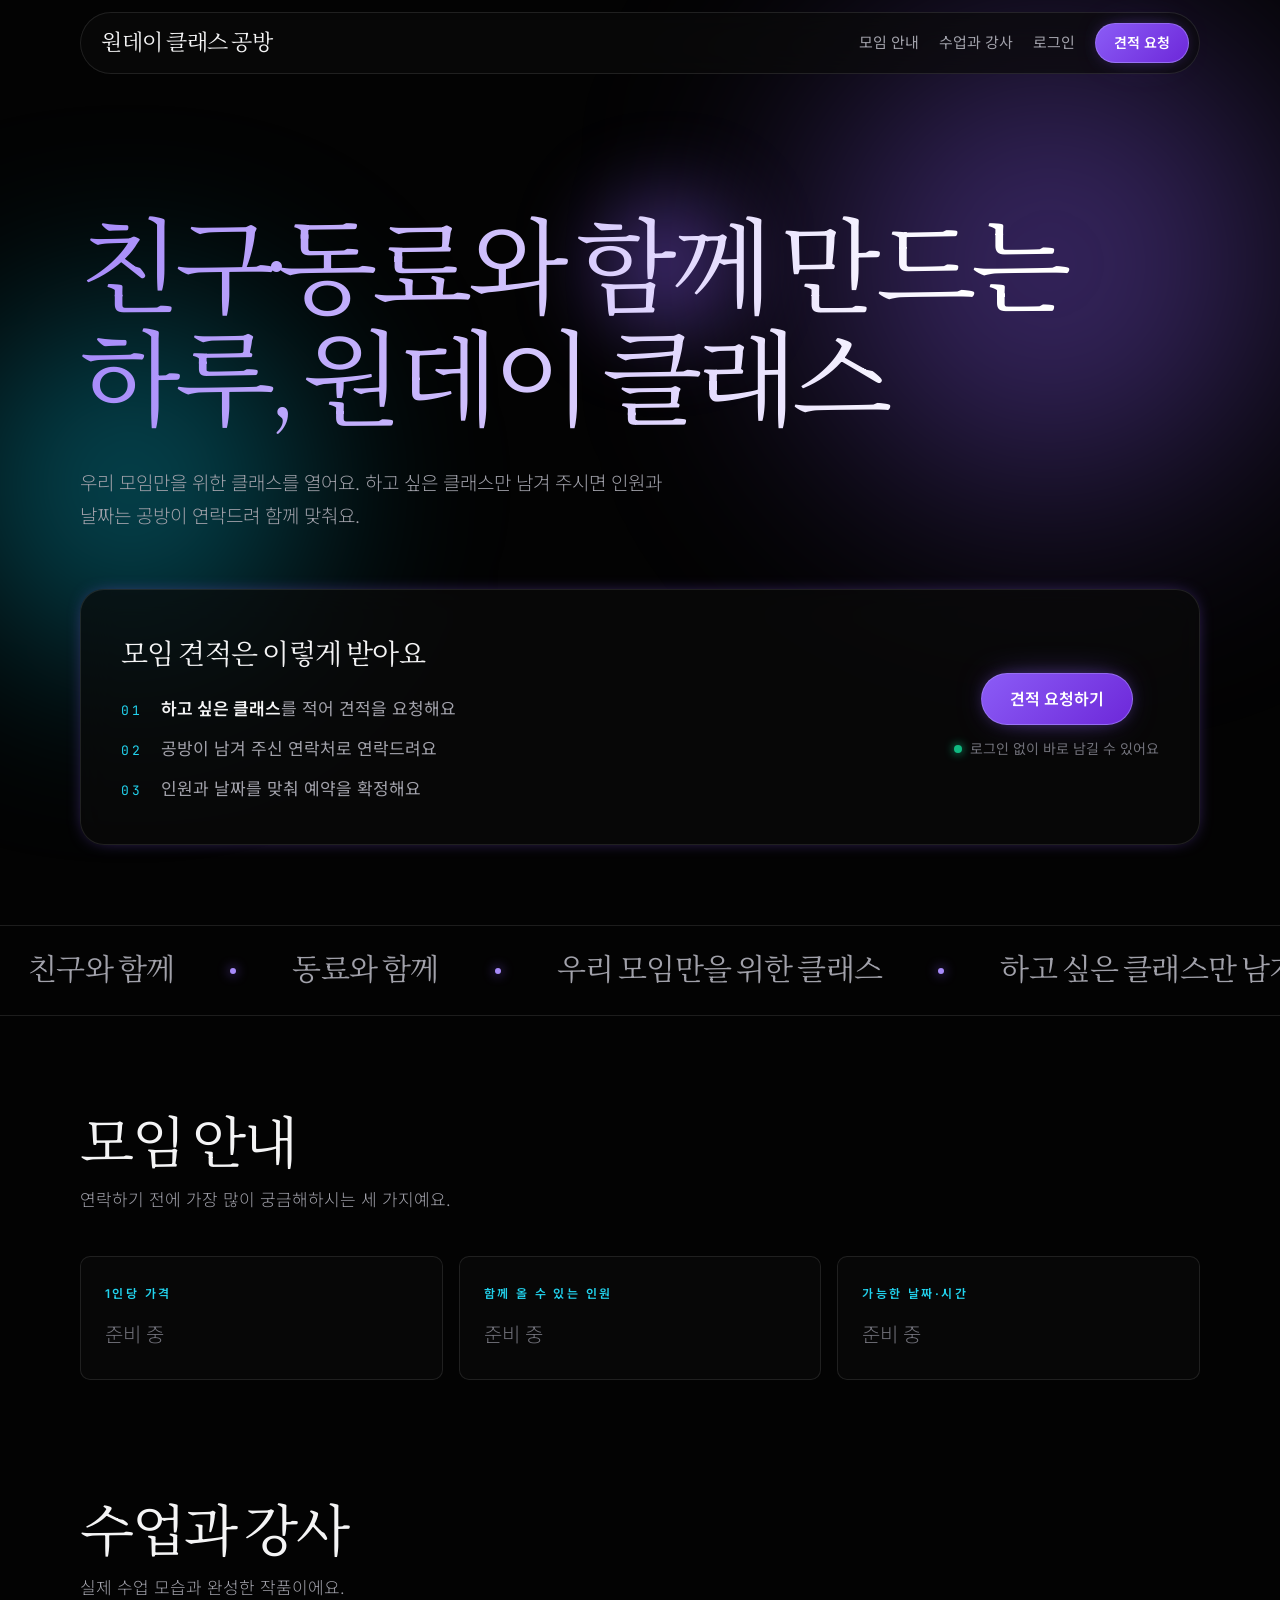
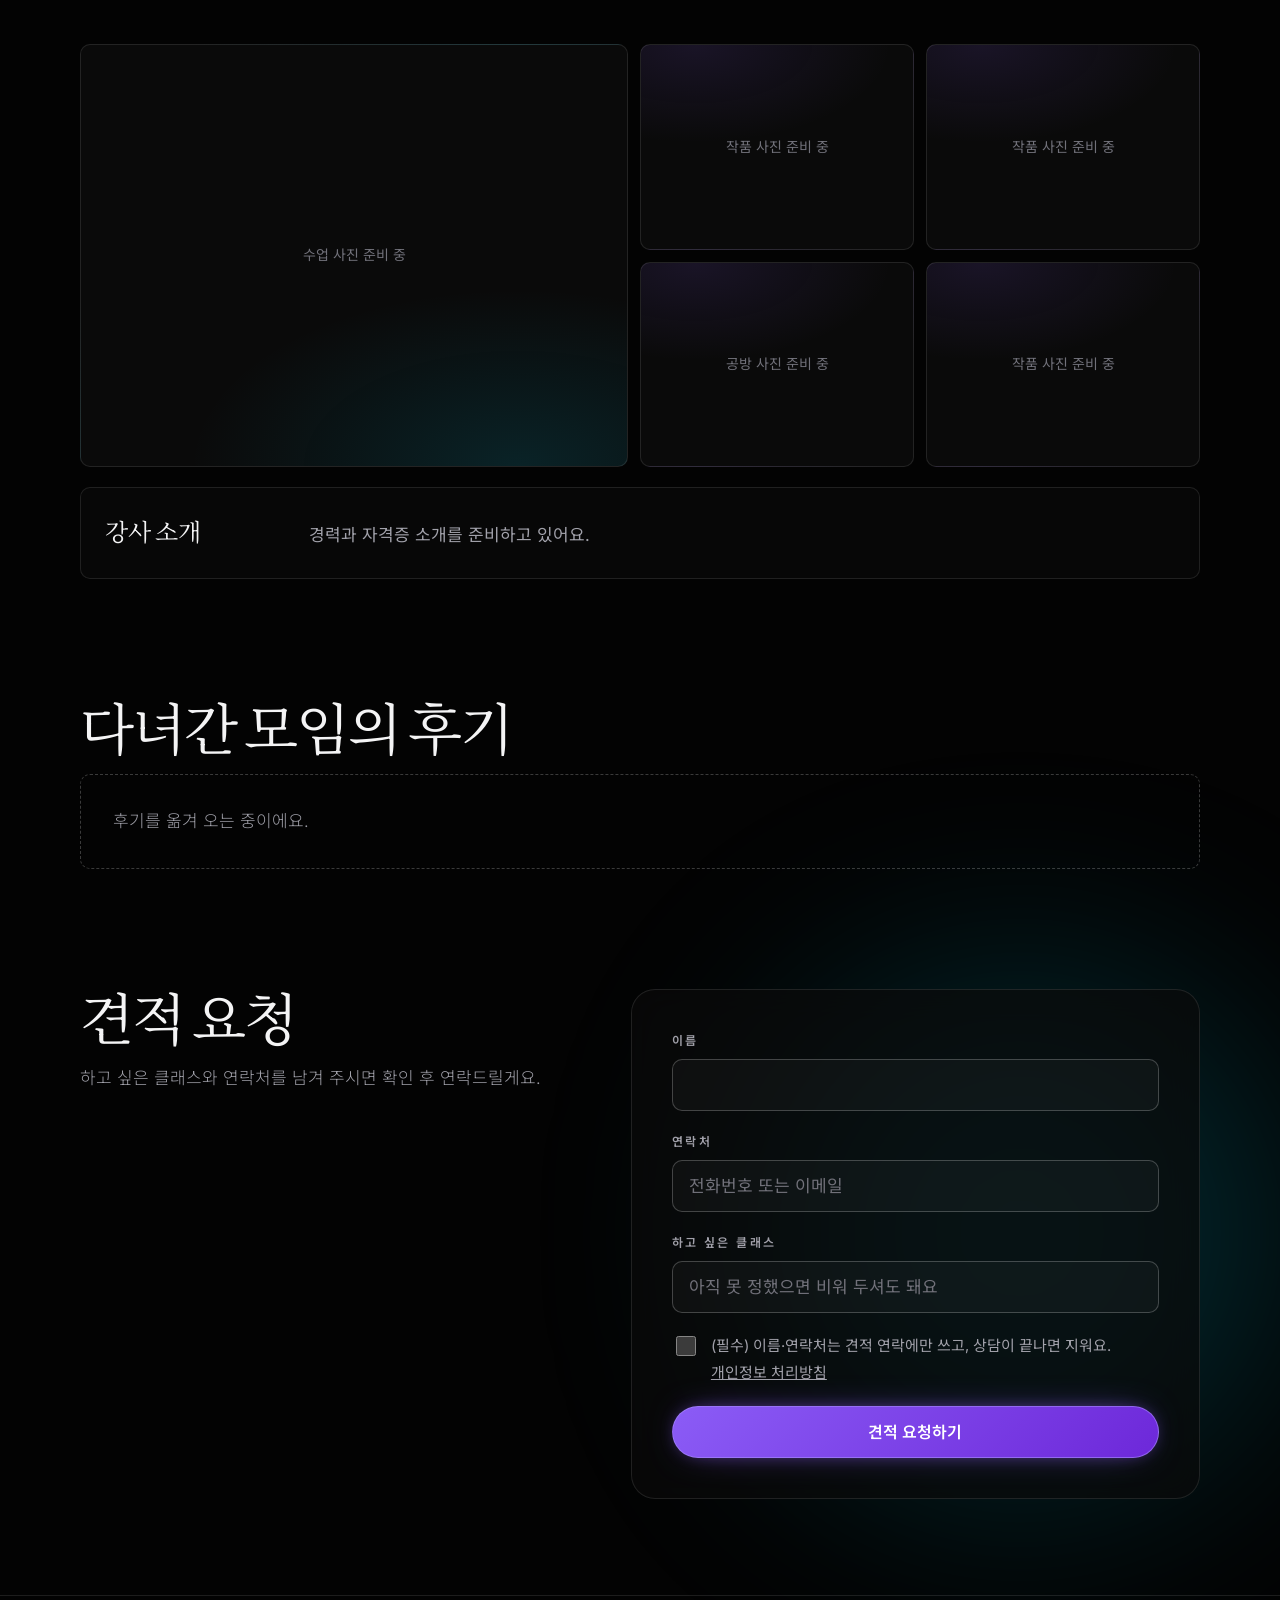
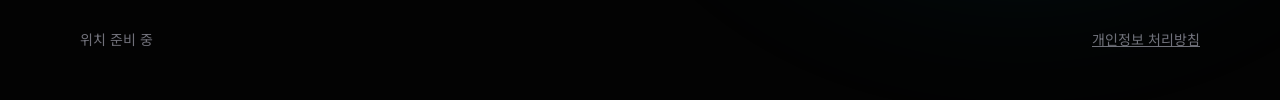
<file: index.html>
<!doctype html>
<html lang="ko">
<head>
  <meta charset="utf-8">
  <meta name="viewport" content="width=device-width, initial-scale=1">
  <title>원데이 클래스 공방 | 모임 견적 요청</title>
  <meta name="description" content="친구·동료 모임을 위한 원데이 클래스 공방. 하고 싶은 클래스를 남기면 공방이 연락드려요.">
  <link rel="preconnect" href="https://fonts.googleapis.com">
  <link rel="preconnect" href="https://fonts.gstatic.com" crossorigin>
  <link href="https://fonts.googleapis.com/css2?family=Instrument+Serif&family=Inter:wght@300;400;600&family=Noto+Sans+KR:wght@300;400;600&family=Noto+Serif+KR:wght@400;500&family=JetBrains+Mono:wght@400&display=swap" rel="stylesheet">
  <link rel="stylesheet" href="/style.css">
</head>
<body>
  <header class="wrap top glass">
    <!-- 공방 이름이 정해지면 여기를 바꿔 주세요 -->
    <a class="brand" href="/">원데이 클래스 공방</a>
    <nav>
      <a class="hide-s" href="#guide">모임 안내</a>
      <a class="hide-s" href="#work">수업과 강사</a>
      <a href="/login.html">로그인</a>
      <a class="btn btn-small" href="#quote">견적 요청</a>
    </nav>
  </header>

  <main>
    <section class="wrap hero">
      <div class="orb orb-violet" aria-hidden="true"></div>
      <div class="orb orb-cyan" aria-hidden="true"></div>
      <div class="orb orb-small" aria-hidden="true"></div>
      <h1 class="rise">친구·동료와 함께 만드는 하루, 원데이 클래스</h1>
      <p class="lead rise">우리 모임만을 위한 클래스를 열어요. 하고 싶은 클래스만 남겨 주시면 인원과 날짜는 공방이 연락드려 함께 맞춰요.</p>

      <div class="bench glass rise">
        <div class="memo">
          <h2>모임 견적은 이렇게 받아요</h2>
          <ol>
            <li><span><strong>하고 싶은 클래스</strong>를 적어 견적을 요청해요</span></li>
            <li><span>공방이 남겨 주신 연락처로 연락드려요</span></li>
            <li><span>인원과 날짜를 맞춰 예약을 확정해요</span></li>
          </ol>
        </div>
        <div class="bench-cta">
          <a class="btn" href="#quote">견적 요청하기</a>
          <small><span class="dot" aria-hidden="true"></span>로그인 없이 바로 남길 수 있어요</small>
        </div>
      </div>
    </section>

    <div class="ticker" aria-hidden="true">
      <div class="ticker-track">
        <span>친구와 함께</span><span>동료와 함께</span><span>우리 모임만을 위한 클래스</span><span>하고 싶은 클래스만 남겨 주세요</span>
        <span>친구와 함께</span><span>동료와 함께</span><span>우리 모임만을 위한 클래스</span><span>하고 싶은 클래스만 남겨 주세요</span>
      </div>
    </div>

    <section class="block" id="guide">
      <div class="wrap">
        <h2>모임 안내</h2>
        <p class="sub">연락하기 전에 가장 많이 궁금해하시는 세 가지예요.</p>
        <!-- 정확한 값이 정해지면 '준비 중'을 바꿔 주세요 (설계도 8번) -->
        <dl class="facts">
          <div class="glass"><dt>1인당 가격</dt><dd class="todo">준비 중</dd></div>
          <div class="glass"><dt>함께 올 수 있는 인원</dt><dd class="todo">준비 중</dd></div>
          <div class="glass"><dt>가능한 날짜·시간</dt><dd class="todo">준비 중</dd></div>
        </dl>
      </div>
    </section>

    <section class="block" id="work">
      <div class="wrap">
        <h2>수업과 강사</h2>
        <p class="sub">실제 수업 모습과 완성한 작품이에요.</p>
        <!-- 실제 사진을 넣는 자리 -->
        <div class="photos">
          <div class="photo">수업 사진 준비 중</div>
          <div class="photo">작품 사진 준비 중</div>
          <div class="photo">작품 사진 준비 중</div>
          <div class="photo">공방 사진 준비 중</div>
          <div class="photo">작품 사진 준비 중</div>
        </div>
        <div class="teacher glass">
          <h3>강사 소개</h3>
          <!-- 강사 경력·자격증을 실제 내용 그대로 넣는 자리 -->
          <p>경력과 자격증 소개를 준비하고 있어요.</p>
        </div>
      </div>
    </section>

    <section class="block" id="reviews">
      <div class="wrap">
        <h2>다녀간 모임의 후기</h2>
        <!-- 실제 후기 원문을 넣는 자리 -->
        <div class="reviews-empty">후기를 옮겨 오는 중이에요.</div>
      </div>
    </section>

    <section class="block" id="quote">
      <div class="wrap quote">
        <div>
          <h2>견적 요청</h2>
          <p class="sub">하고 싶은 클래스와 연락처를 남겨 주시면 확인 후 연락드릴게요.</p>
        </div>
        <form class="form glass" id="quoteForm" novalidate>
          <div class="field">
            <label for="name">이름</label>
            <input id="name" name="name" autocomplete="name" maxlength="50" required>
          </div>
          <div class="field">
            <label for="contact">연락처</label>
            <input id="contact" name="contact" autocomplete="tel" maxlength="100" placeholder="전화번호 또는 이메일" required>
          </div>
          <div class="field">
            <label for="classWanted">하고 싶은 클래스</label>
            <input id="classWanted" name="classWanted" maxlength="200" placeholder="아직 못 정했으면 비워 두셔도 돼요">
          </div>
          <div class="trap" aria-hidden="true">
            <label for="website">웹사이트</label>
            <input id="website" name="website" tabindex="-1" autocomplete="off">
          </div>
          <label class="agree">
            <input type="checkbox" id="consent" required>
            <span>(필수) 이름·연락처는 견적 연락에만 쓰고, 상담이 끝나면 지워요. <a href="/privacy.html">개인정보 처리방침</a></span>
          </label>
          <button class="btn" type="submit" id="submitBtn">견적 요청하기</button>
          <p class="msg" id="formMsg" role="status" aria-live="polite"></p>
        </form>
      </div>
    </section>
  </main>

  <footer class="foot">
    <div class="wrap">
      <!-- 위치·연락 방법이 정해지면 넣어 주세요 (설계도 8번) -->
      <span>위치 준비 중</span>
      <a href="/privacy.html">개인정보 처리방침</a>
    </div>
  </footer>

  <script>
    const form = document.getElementById('quoteForm');
    const msg = document.getElementById('formMsg');
    const btn = document.getElementById('submitBtn');
    form.addEventListener('submit', async (e) => {
      e.preventDefault();
      msg.className = 'msg'; msg.textContent = '';
      const name = form.name.value.trim();
      const contact = form.contact.value.trim();
      const consent = document.getElementById('consent').checked;
      if (!name || !contact) { msg.className = 'msg err'; msg.textContent = '이름과 연락처를 적어 주세요.'; (name ? form.contact : form.name).focus(); return; }
      if (!consent) { msg.className = 'msg err'; msg.textContent = '개인정보 수집·이용에 동의해 주세요.'; return; }
      btn.disabled = true; btn.textContent = '보내는 중…';
      try {
        const r = await fetch('/api/inquiry', {
          method: 'POST',
          headers: { 'Content-Type': 'application/json' },
          body: JSON.stringify({ name, contact, classWanted: form.classWanted.value.trim(), consent, website: form.website.value }),
        });
        const data = await r.json().catch(() => ({}));
        if (!r.ok) throw new Error(data.error || '보내지 못했어요. 잠시 뒤 다시 시도해 주세요.');
        form.reset();
        msg.className = 'msg ok'; msg.textContent = '견적 요청이 접수됐어요. 확인 후 연락드릴게요.';
      } catch (err) {
        msg.className = 'msg err'; msg.textContent = err.message;
      } finally {
        btn.disabled = false; btn.textContent = '견적 요청하기';
      }
    });
  </script>
</body>
</html>
</file>
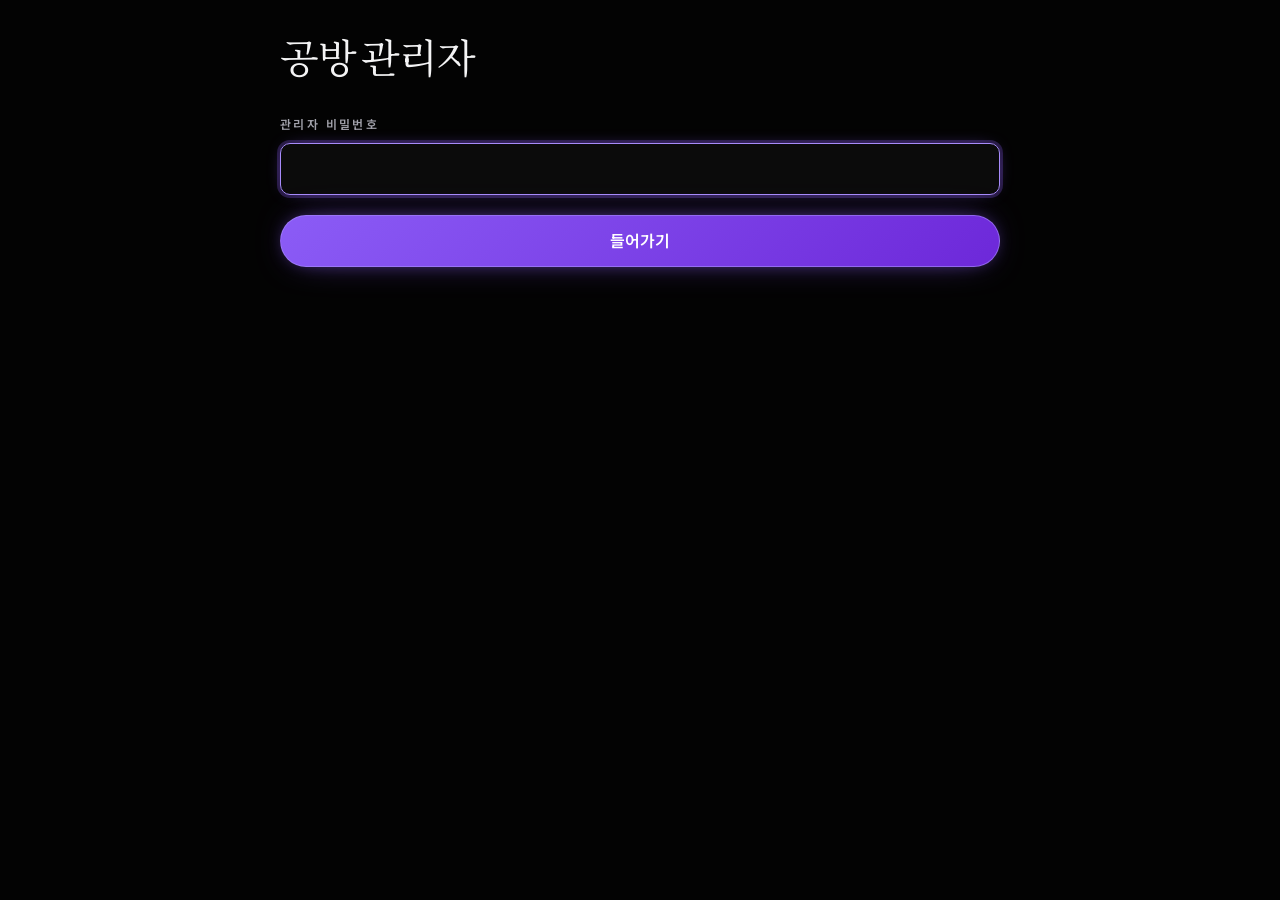
<file: admin/index.html>
<!doctype html>
<html lang="ko">
<head>
  <meta charset="utf-8">
  <meta name="viewport" content="width=device-width, initial-scale=1">
  <meta name="robots" content="noindex, nofollow">
  <title>공방 관리자</title>
  <link href="https://fonts.googleapis.com/css2?family=Instrument+Serif&family=Inter:wght@300;400;600&family=Noto+Sans+KR:wght@300;400;600&family=Noto+Serif+KR:wght@400;500&display=swap" rel="stylesheet">
  <link rel="stylesheet" href="/style.css">
  <style>
    .admin { width: min(720px, 100% - 32px); margin: 24px auto 80px; }
    .admin h1 { font-family: var(--serif); font-weight: 400; font-size: 40px; letter-spacing: -0.03em; margin: 0 0 20px; }
    .tabs { display: flex; gap: 8px; margin-bottom: 20px; }
    .tabs button { flex: 1; min-height: 48px; border: 1.5px solid var(--edge-strong); border-radius: var(--radius-s); background: transparent; color: var(--text); font: 600 16px var(--sans); cursor: pointer; }
    .tabs button[aria-selected="true"] { background: var(--text); color: var(--black); border-color: var(--text); }
    .count { background: var(--glass); border: 1px solid var(--edge); border-radius: var(--radius-s); padding: 18px 20px; margin-bottom: 16px; }
    .count strong { font-size: 40px; line-height: 1.1; display: block; }
    .count span { color: var(--text-soft); }
    .cards { display: grid; gap: 12px; }
    .card { border: 1.5px solid var(--edge-strong); border-radius: var(--radius-s); padding: 16px; }
    .card.new { border-color: var(--violet); }
    .card .meta { font-size: 14px; color: var(--text-soft); }
    .card .who { font-size: 18px; font-weight: 700; margin: 4px 0; }
    .card .contact { background: none; border: 0; padding: 0; font: 500 17px var(--sans); color: var(--violet); text-decoration: underline; cursor: pointer; }
    .card .what { margin: 8px 0 12px; }
    .status { display: flex; gap: 6px; }
    .status button { flex: 1; min-height: 44px; border: 1.5px solid var(--edge-strong); border-radius: var(--radius-s); background: transparent; color: var(--text); font: 600 15px var(--sans); cursor: pointer; }
    .status button[aria-pressed="true"] { background: var(--violet); color: #fff; border-color: var(--violet); }
    .bar { display: flex; justify-content: space-between; align-items: center; margin-bottom: 12px; }
    .empty { color: var(--text-soft); padding: 24px 0; }
  </style>
</head>
<body>
  <main class="admin">
    <h1>공방 관리자</h1>

    <form id="loginForm" class="form">
      <div class="field">
        <label for="pw">관리자 비밀번호</label>
        <input id="pw" type="password" autocomplete="current-password" required>
      </div>
      <button class="btn" type="submit">들어가기</button>
      <p class="msg err" id="loginMsg" role="alert"></p>
    </form>

    <section id="panel" hidden>
      <div class="bar">
        <div class="tabs" role="tablist" style="flex:1;margin:0">
          <button type="button" role="tab" id="tabInq" aria-selected="true">견적 요청</button>
          <button type="button" role="tab" id="tabMem" aria-selected="false">회원</button>
        </div>
      </div>
      <p class="msg err" id="panelMsg" role="alert"></p>

      <div id="viewInq">
        <div class="count"><strong id="newCount">0</strong><span>건의 새 견적 요청</span></div>
        <div class="cards" id="inqList"></div>
      </div>

      <div id="viewMem" hidden>
        <div class="count"><strong id="memCount">0</strong><span>명의 회원</span></div>
        <div class="cards" id="memList"></div>
      </div>

      <p style="margin-top:28px"><button class="btn btn-ghost btn-small" id="logout" type="button">나가기</button></p>
    </section>
  </main>

  <script>
    const $ = (id) => document.getElementById(id);
    const STATUSES = ['새 문의', '연락함', '완료'];
    const KEY = 'gongbang-admin-pw';
    const getPw = () => { try { return sessionStorage.getItem(KEY) || ''; } catch { return ''; } };
    const setPw = (v) => { try { v ? sessionStorage.setItem(KEY, v) : sessionStorage.removeItem(KEY); } catch {} };
    const fmt = (s) => s ? new Date(s).toLocaleString('ko-KR', { dateStyle: 'medium', timeStyle: 'short' }) : '-';
    const esc = (s) => String(s ?? '').replace(/[&<>"']/g, (c) => ({ '&': '&amp;', '<': '&lt;', '>': '&gt;', '"': '&quot;', "'": '&#39;' }[c]));

    async function api(path, opts = {}) {
      const r = await fetch(path, { ...opts, headers: { 'x-admin-password': getPw(), 'Content-Type': 'application/json', ...(opts.headers || {}) } });
      const data = await r.json().catch(() => ({}));
      if (r.status === 401) { const e = new Error(data.error || '비밀번호가 맞지 않아요.'); e.auth = true; throw e; }
      if (!r.ok) throw new Error(data.error || '불러오지 못했어요.');
      return data;
    }

    function showLogin(message) {
      setPw('');
      $('panel').hidden = true; $('loginForm').hidden = false;
      $('loginMsg').textContent = message || '';
      $('pw').value = ''; $('pw').focus();
    }

    async function loadInquiries() {
      const { rows } = await api('/api/admin');
      $('newCount').textContent = rows.filter((r) => r.status === '새 문의').length;
      $('inqList').innerHTML = rows.length ? rows.map((r) => `
        <article class="card${r.status === '새 문의' ? ' new' : ''}">
          <div class="meta">${fmt(r.created_at)}</div>
          <div class="who">${esc(r.name)}</div>
          <button class="contact" type="button" data-copy="${esc(r.contact)}">${esc(r.contact)}</button>
          <p class="what">하고 싶은 클래스: ${esc(r.class_wanted) || '적지 않음'}</p>
          <div class="status">${STATUSES.map((s) => `<button type="button" data-id="${r.id}" data-status="${s}" aria-pressed="${r.status === s}">${s}</button>`).join('')}</div>
        </article>`).join('') : '<p class="empty">아직 들어온 견적 요청이 없어요.</p>';
    }

    async function loadMembers() {
      const { users } = await api('/api/admin?view=members');
      $('memCount').textContent = users.length;
      $('memList').innerHTML = users.length ? users.map((u) => `
        <article class="card">
          <div class="who">${esc(u.email)}</div>
          <div class="meta">가입 ${fmt(u.created_at)} · 마지막 로그인 ${fmt(u.last_sign_in_at)}</div>
        </article>`).join('') : '<p class="empty">아직 가입한 회원이 없어요.</p>';
    }

    async function refresh() {
      $('panelMsg').textContent = '';
      try {
        if ($('viewMem').hidden) await loadInquiries(); else await loadMembers();
        $('loginForm').hidden = true; $('panel').hidden = false;
      } catch (e) {
        if (e.auth) showLogin('비밀번호가 맞지 않아요.');
        else { $('loginForm').hidden = true; $('panel').hidden = false; $('panelMsg').textContent = e.message; }
      }
    }

    $('loginForm').addEventListener('submit', (e) => { e.preventDefault(); setPw($('pw').value); $('loginMsg').textContent = ''; refresh(); });
    $('logout').addEventListener('click', () => showLogin(''));

    function selectTab(mem) {
      $('tabInq').setAttribute('aria-selected', String(!mem));
      $('tabMem').setAttribute('aria-selected', String(mem));
      $('viewInq').hidden = mem; $('viewMem').hidden = !mem;
      refresh();
    }
    $('tabInq').addEventListener('click', () => selectTab(false));
    $('tabMem').addEventListener('click', () => selectTab(true));

    $('inqList').addEventListener('click', async (e) => {
      const b = e.target.closest('button');
      if (!b) return;
      if (b.dataset.copy !== undefined) {
        try { await navigator.clipboard.writeText(b.dataset.copy); b.textContent = '복사했어요'; setTimeout(() => (b.textContent = b.dataset.copy), 1200); }
        catch { const range = document.createRange(); range.selectNodeContents(b); const sel = getSelection(); sel.removeAllRanges(); sel.addRange(range); }
        return;
      }
      if (b.dataset.status) {
        try { await api('/api/admin', { method: 'PATCH', body: JSON.stringify({ id: Number(b.dataset.id), status: b.dataset.status }) }); await loadInquiries(); }
        catch (err) { if (err.auth) showLogin('비밀번호가 맞지 않아요.'); else $('panelMsg').textContent = err.message; }
      }
    });

    if (getPw()) refresh(); else $('pw').focus();
  </script>
</body>
</html>
</file>
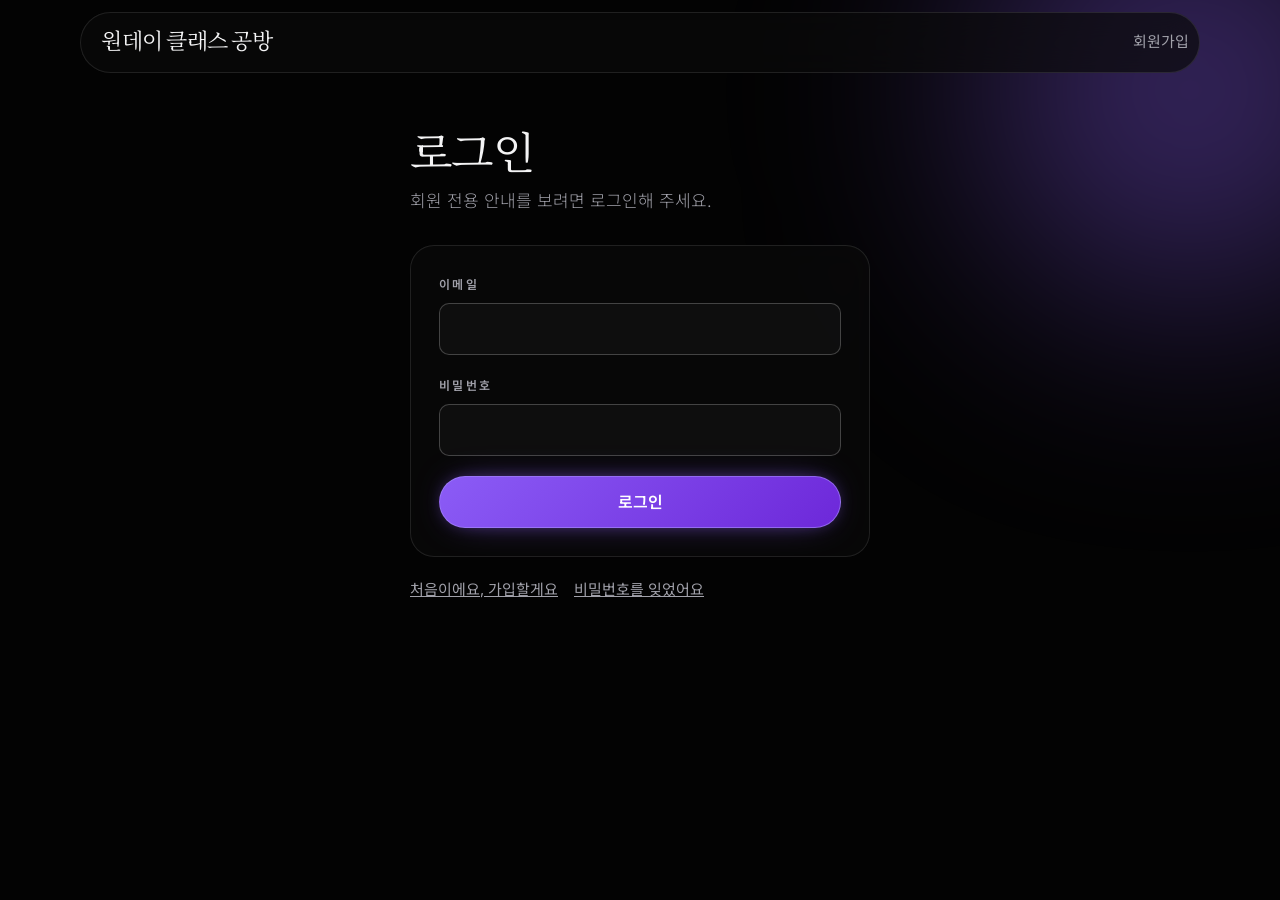
<file: login.html>
<!doctype html>
<html lang="ko">
<head>
  <meta charset="utf-8">
  <meta name="viewport" content="width=device-width, initial-scale=1">
  <meta name="robots" content="noindex, nofollow">
  <title>로그인 | 원데이 클래스 공방</title>
  <link href="https://fonts.googleapis.com/css2?family=Instrument+Serif&family=Inter:wght@300;400;600&family=Noto+Sans+KR:wght@300;400;600&family=Noto+Serif+KR:wght@400;500&display=swap" rel="stylesheet">
  <link rel="stylesheet" href="/style.css">
</head>
<body>
  <div class="page-glow" aria-hidden="true"></div>
  <header class="wrap top glass"><a class="brand" href="/">원데이 클래스 공방</a><nav><a href="/signup.html">회원가입</a></nav></header>
  <main class="narrow">
    <h1>로그인</h1>
    <p class="sub">회원 전용 안내를 보려면 로그인해 주세요.</p>
    <form class="form glass" id="f" novalidate>
      <div class="field"><label for="email">이메일</label><input id="email" type="email" autocomplete="email" required></div>
      <div class="field"><label for="pw">비밀번호</label><input id="pw" type="password" autocomplete="current-password" required></div>
      <button class="btn" type="submit" id="btn">로그인</button>
      <p class="msg" id="msg" role="status" aria-live="polite"></p>
    </form>
    <div class="links">
      <a href="/signup.html">처음이에요, 가입할게요</a>
      <a href="#" id="forgot">비밀번호를 잊었어요</a>
    </div>
  </main>
  <script src="/auth.js"></script>
  <script>
    const f = document.getElementById('f'), msg = document.getElementById('msg'), btn = document.getElementById('btn');
    if (Auth.token()) location.replace('/members.html');
    f.addEventListener('submit', async (e) => {
      e.preventDefault();
      const email = f.email.value.trim(), password = f.pw.value;
      if (!email || !password) return showMsg(msg, '이메일과 비밀번호를 적어 주세요.');
      btn.disabled = true;
      try {
        const r = await Auth.call('token?grant_type=password', { email, password });
        if (r.ok && r.data.access_token) { Auth.save(r.data.access_token); location.href = '/members.html'; return; }
        const t = String(r.data.msg || r.data.error_description || r.data.error_code || '');
        showMsg(msg, /confirm/i.test(t) ? '가입 확인 메일의 링크를 먼저 눌러 주세요.' : '이메일 또는 비밀번호가 맞지 않아요.');
        f.pw.value = ''; f.pw.focus();
      } catch (err) { showMsg(msg, err.message); }
      finally { btn.disabled = false; }
    });
    document.getElementById('forgot').addEventListener('click', async (e) => {
      e.preventDefault();
      const email = f.email.value.trim();
      if (!email) { showMsg(msg, '위에 이메일을 먼저 적고 다시 눌러 주세요.'); f.email.focus(); return; }
      try { await Auth.call('recover', { email }); showMsg(msg, '메일을 확인해 주세요. 비밀번호를 다시 정하는 링크를 보냈어요.', true); }
      catch (err) { showMsg(msg, err.message); }
    });
  </script>
</body>
</html>
</file>
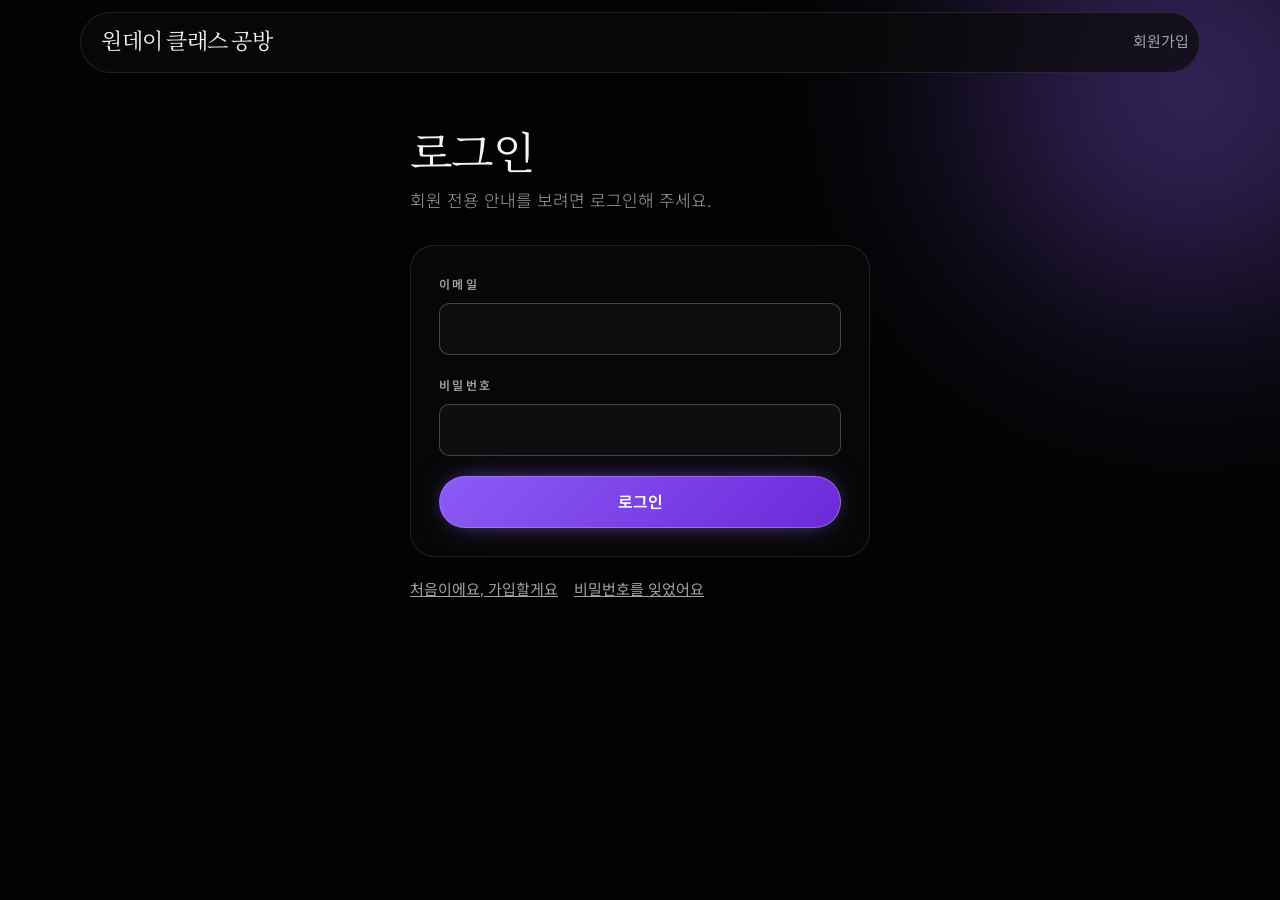
<file: members.html>
<!doctype html>
<html lang="ko">
<head>
  <meta charset="utf-8">
  <meta name="viewport" content="width=device-width, initial-scale=1">
  <meta name="robots" content="noindex, nofollow">
  <title>회원 전용 | 원데이 클래스 공방</title>
  <link href="https://fonts.googleapis.com/css2?family=Instrument+Serif&family=Inter:wght@300;400;600&family=Noto+Sans+KR:wght@300;400;600&family=Noto+Serif+KR:wght@400;500&display=swap" rel="stylesheet">
  <link rel="stylesheet" href="/style.css">
</head>
<body>
  <div class="page-glow" aria-hidden="true"></div>
  <header class="wrap top glass"><a class="brand" href="/">원데이 클래스 공방</a><nav><button class="btn btn-ghost btn-small" id="out" type="button">로그아웃</button></nav></header>
  <main class="narrow">
    <h1>회원 전용 안내</h1>
    <p class="sub" id="who">확인하는 중이에요…</p>
    <div class="reviews-empty" id="content" hidden></div>
    <p style="margin-top:28px"><a class="btn" href="/#quote">견적 요청하기</a></p>
  </main>
  <script src="/auth.js"></script>
  <script>
    const token = Auth.token();
    if (!token) location.replace('/login.html');
    (async () => {
      const r = await fetch('/api/members', { headers: { Authorization: `Bearer ${token}` } });
      const d = await r.json().catch(() => ({}));
      if (r.status === 401) { Auth.save(''); location.replace('/login.html'); return; }
      if (!r.ok) { document.getElementById('who').textContent = d.error || '불러오지 못했어요.'; return; }
      document.getElementById('who').textContent = `${d.email} 으로 로그인했어요.`;
      const c = document.getElementById('content'); c.textContent = d.content; c.hidden = false;
    })();
    document.getElementById('out').addEventListener('click', async () => {
      try { await Auth.call('logout', null, token); } catch {}
      Auth.save(''); location.href = '/';
    });
  </script>
</body>
</html>
</file>
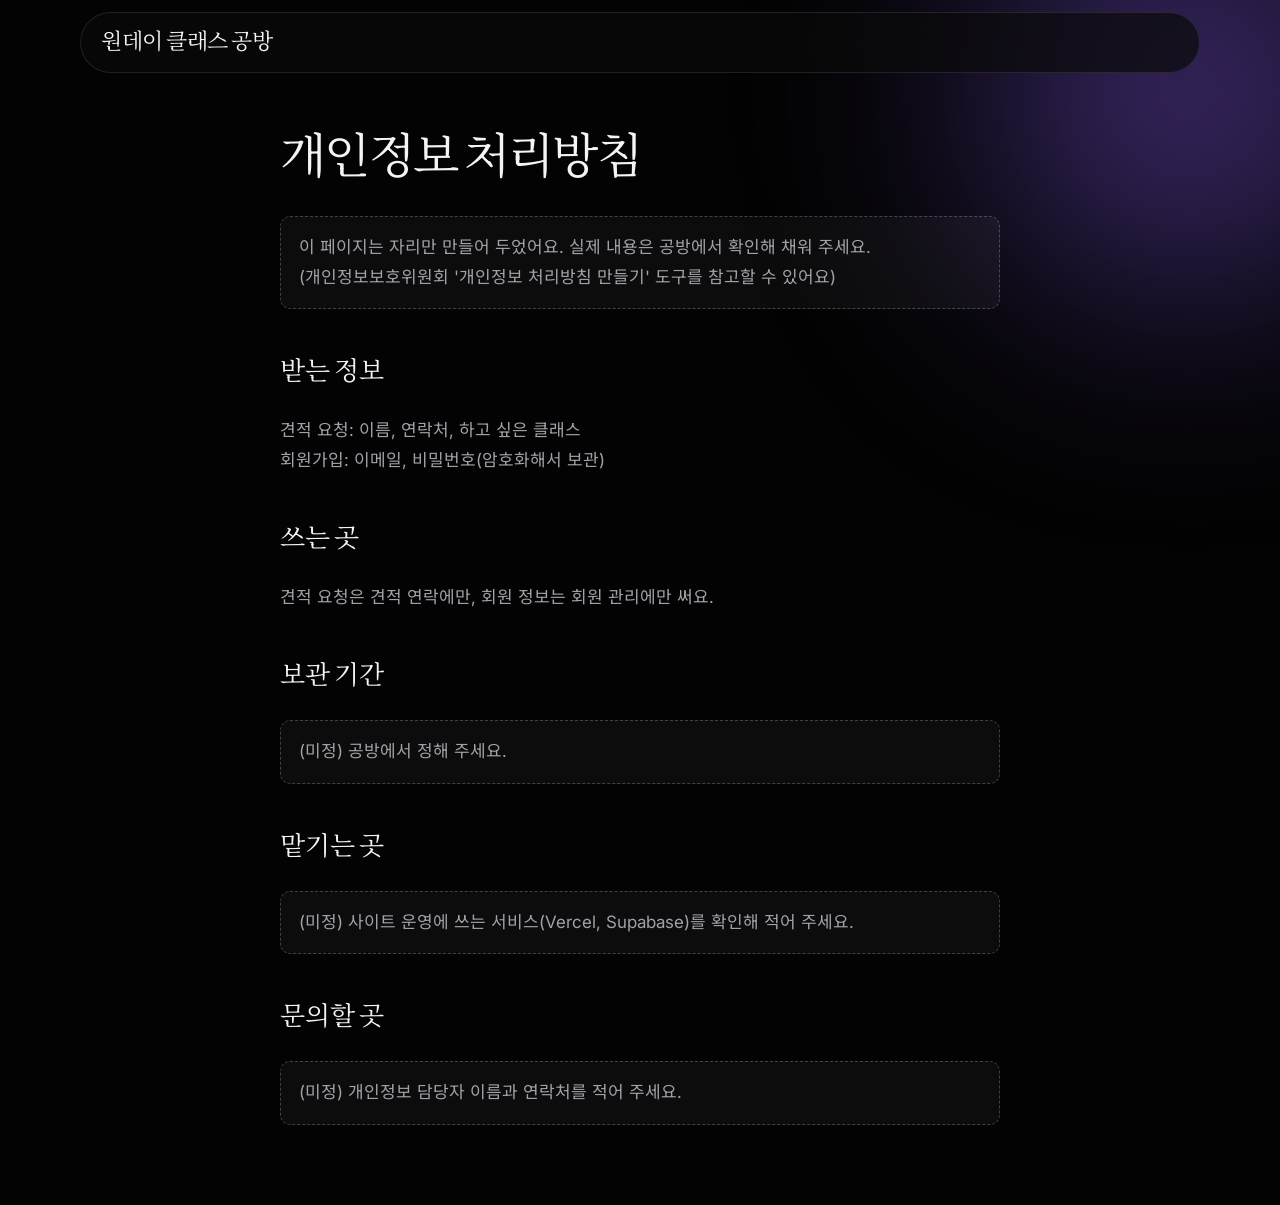
<file: privacy.html>
<!doctype html>
<html lang="ko">
<head>
  <meta charset="utf-8">
  <meta name="viewport" content="width=device-width, initial-scale=1">
  <title>개인정보 처리방침 | 원데이 클래스 공방</title>
  <link href="https://fonts.googleapis.com/css2?family=Instrument+Serif&family=Inter:wght@300;400;600&family=Noto+Sans+KR:wght@300;400;600&family=Noto+Serif+KR:wght@400;500&display=swap" rel="stylesheet">
  <link rel="stylesheet" href="/style.css">
</head>
<body>
  <div class="page-glow" aria-hidden="true"></div>
  <header class="wrap top glass"><a class="brand" href="/">원데이 클래스 공방</a></header>
  <main class="doc">
    <h1>개인정보 처리방침</h1>
    <p class="todo">이 페이지는 자리만 만들어 두었어요. 실제 내용은 공방에서 확인해 채워 주세요. (개인정보보호위원회 '개인정보 처리방침 만들기' 도구를 참고할 수 있어요)</p>

    <h2>받는 정보</h2>
    <p>견적 요청: 이름, 연락처, 하고 싶은 클래스<br>회원가입: 이메일, 비밀번호(암호화해서 보관)</p>

    <h2>쓰는 곳</h2>
    <p>견적 요청은 견적 연락에만, 회원 정보는 회원 관리에만 써요.</p>

    <h2>보관 기간</h2>
    <p class="todo">(미정) 공방에서 정해 주세요.</p>

    <h2>맡기는 곳</h2>
    <p class="todo">(미정) 사이트 운영에 쓰는 서비스(Vercel, Supabase)를 확인해 적어 주세요.</p>

    <h2>문의할 곳</h2>
    <p class="todo">(미정) 개인정보 담당자 이름과 연락처를 적어 주세요.</p>
  </main>
</body>
</html>
</file>
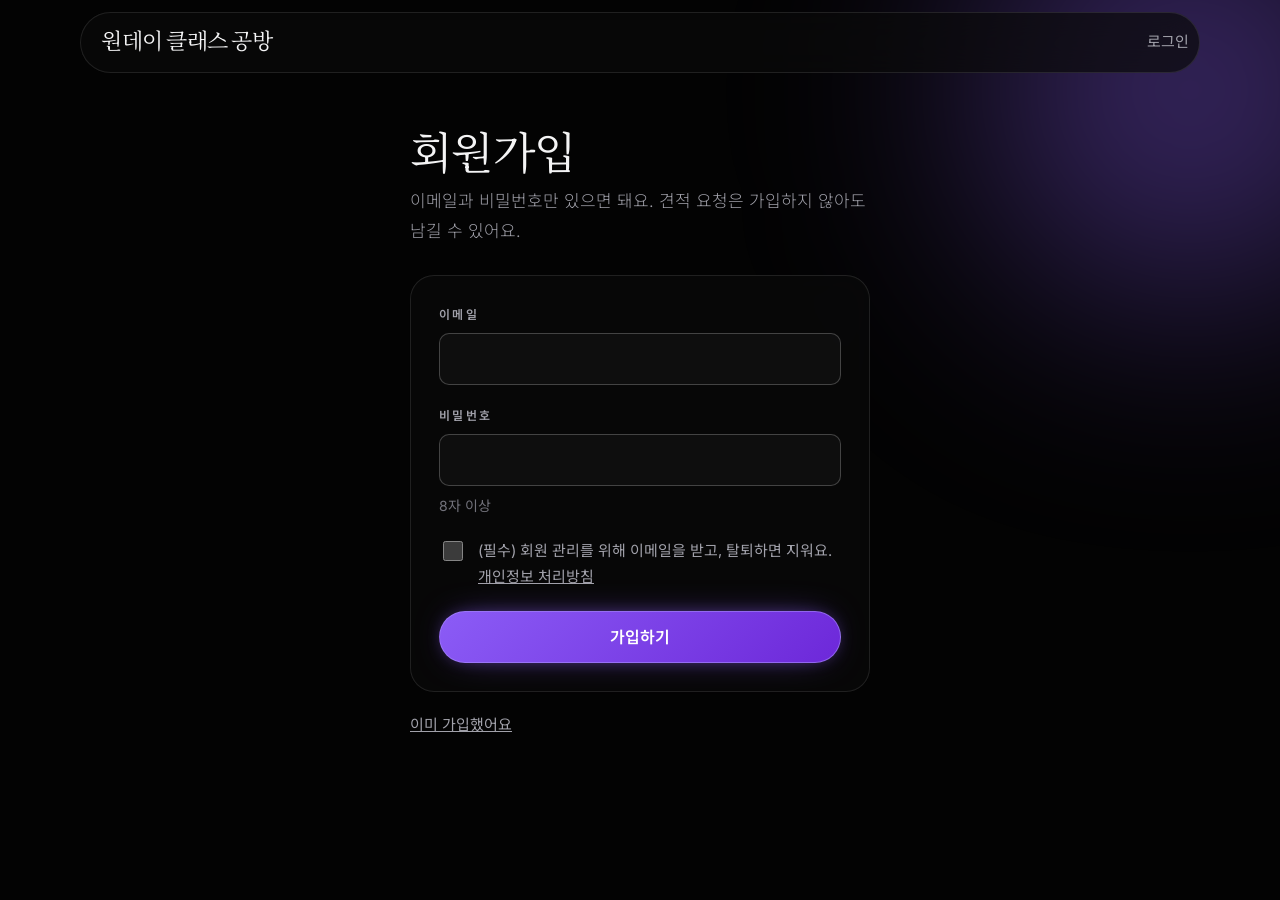
<file: signup.html>
<!doctype html>
<html lang="ko">
<head>
  <meta charset="utf-8">
  <meta name="viewport" content="width=device-width, initial-scale=1">
  <meta name="robots" content="noindex, nofollow">
  <title>회원가입 | 원데이 클래스 공방</title>
  <link href="https://fonts.googleapis.com/css2?family=Instrument+Serif&family=Inter:wght@300;400;600&family=Noto+Sans+KR:wght@300;400;600&family=Noto+Serif+KR:wght@400;500&display=swap" rel="stylesheet">
  <link rel="stylesheet" href="/style.css">
</head>
<body>
  <div class="page-glow" aria-hidden="true"></div>
  <header class="wrap top glass"><a class="brand" href="/">원데이 클래스 공방</a><nav><a href="/login.html">로그인</a></nav></header>
  <main class="narrow">
    <h1>회원가입</h1>
    <p class="sub">이메일과 비밀번호만 있으면 돼요. 견적 요청은 가입하지 않아도 남길 수 있어요.</p>
    <form class="form glass" id="f" novalidate>
      <div class="field"><label for="email">이메일</label><input id="email" type="email" autocomplete="email" required></div>
      <div class="field"><label for="pw">비밀번호</label><input id="pw" type="password" autocomplete="new-password" minlength="8" required><span class="hint">8자 이상</span></div>
      <label class="agree"><input type="checkbox" id="consent"><span>(필수) 회원 관리를 위해 이메일을 받고, 탈퇴하면 지워요. <a href="/privacy.html">개인정보 처리방침</a></span></label>
      <button class="btn" type="submit" id="btn">가입하기</button>
      <p class="msg" id="msg" role="status" aria-live="polite"></p>
    </form>
    <div class="links"><a href="/login.html">이미 가입했어요</a></div>
  </main>
  <script src="/auth.js"></script>
  <script>
    const f = document.getElementById('f'), msg = document.getElementById('msg'), btn = document.getElementById('btn');
    f.addEventListener('submit', async (e) => {
      e.preventDefault();
      const email = f.email.value.trim(), password = f.pw.value;
      if (!email || !email.includes('@')) return showMsg(msg, '이메일을 확인해 주세요.');
      if (password.length < 8) return showMsg(msg, '비밀번호는 8자 이상으로 정해 주세요.');
      if (!document.getElementById('consent').checked) return showMsg(msg, '개인정보 수집·이용에 동의해 주세요.');
      btn.disabled = true;
      try {
        const r = await Auth.call('signup', { email, password, data: { consent: true, consent_at: new Date().toISOString() } });
        if (!r.ok) {
          const t = String(r.data.msg || r.data.error_description || r.data.message || '');
          showMsg(msg, /registered|exists/i.test(t) ? '이미 가입한 이메일이에요. 로그인해 주세요.' : /rate|limit/i.test(t) ? '지금 가입이 몰려 있어요. 잠시 뒤 다시 시도해 주세요.' : '가입하지 못했어요. 이메일과 비밀번호를 확인해 주세요.');
        } else if (r.data.access_token) {
          Auth.save(r.data.access_token); location.href = '/members.html';
        } else {
          f.reset(); showMsg(msg, '확인 메일을 보냈어요. 메일의 링크를 누른 뒤 로그인해 주세요.', true);
        }
      } catch (err) { showMsg(msg, err.message); }
      finally { btn.disabled = false; }
    });
  </script>
</body>
</html>
</file>
<file: style.css>
/* 원데이 클래스 공방
   반타블랙 바탕 · 바이올렛/시안 빛 번짐 · 유리 패널
   제목 Instrument Serif(+한글 Noto Serif KR) · 본문 Inter(+한글 Noto Sans KR) */
:root {
  --black: #030303;
  --glass: rgba(10, 10, 10, 0.7);
  --edge: rgba(255, 255, 255, 0.1);
  --edge-strong: rgba(255, 255, 255, 0.22);
  --text: #f4f4f5;
  --text-soft: #a1a1aa;
  --text-faint: #71717a;
  --violet: #8b5cf6;
  --violet-soft: #a78bfa;
  --cyan: #06b6d4;
  --cyan-soft: #22d3ee;
  --emerald: #10b981;
  --danger: #fb7185;
  --glow-violet: rgba(139, 92, 246, 0.4);
  --glow-cyan: rgba(6, 182, 212, 0.4);
  --radius-s: 10px;
  --radius-l: 24px;
  --serif: "Instrument Serif", "Noto Serif KR", serif;
  --sans: "Inter", "Noto Sans KR", "Apple SD Gothic Neo", "Malgun Gothic", sans-serif;
  --mono: "JetBrains Mono", ui-monospace, "SFMono-Regular", Consolas, monospace;
  color-scheme: dark;
}

* { box-sizing: border-box; }
[hidden] { display: none !important; }
html { -webkit-text-size-adjust: 100%; scroll-behavior: smooth; }
body {
  margin: 0;
  background: var(--black);
  color: var(--text);
  font-family: var(--sans);
  font-weight: 400;
  font-size: 17px;
  line-height: 1.75;
  word-break: keep-all;
  overflow-x: hidden;
}
a { color: inherit; }
img { max-width: 100%; display: block; }
:focus-visible { outline: 2px solid var(--cyan-soft); outline-offset: 3px; border-radius: 6px; }
::selection { background: var(--violet); color: #fff; }

.wrap { width: min(1120px, 100% - 32px); margin-inline: auto; }

/* 유리 패널 */
.glass {
  background: var(--glass);
  -webkit-backdrop-filter: blur(16px);
  backdrop-filter: blur(16px);
  border: 1px solid var(--edge);
}

/* 머리글 */
.top {
  position: sticky; top: 12px; z-index: 20;
  display: flex; align-items: center; justify-content: space-between; gap: 16px;
  margin-top: 12px; padding: 10px 10px 10px 20px;
  border-radius: 999px;
}
.brand { font-family: var(--serif); font-size: 22px; font-weight: 400; letter-spacing: -0.02em; text-decoration: none; }
.top nav { display: flex; align-items: center; gap: 20px; font-size: 15px; }
.top nav a:not(.btn) { text-decoration: none; color: var(--text-soft); }
.top nav a:not(.btn):hover { color: var(--text); }

/* 버튼 */
.btn {
  display: inline-flex; align-items: center; justify-content: center;
  min-height: 52px; padding: 0 28px;
  border: 1px solid rgba(167, 139, 250, 0.6); border-radius: 999px;
  background: linear-gradient(135deg, var(--violet), #6d28d9);
  color: #fff; font: 600 16px/1 var(--sans); text-decoration: none; cursor: pointer;
  box-shadow: 0 0 20px -10px var(--violet), 0 0 40px -18px var(--violet);
  transition: box-shadow .25s, transform .25s;
}
.btn:hover { box-shadow: 0 0 28px -6px var(--violet), 0 0 60px -20px var(--cyan); transform: translateY(-1px); }
.btn:disabled { opacity: .55; cursor: wait; transform: none; }
.btn-small { min-height: 40px; padding: 0 18px; font-size: 14px; }
.btn-ghost { background: transparent; border-color: var(--edge-strong); box-shadow: none; color: var(--text); }
.btn-ghost:hover { box-shadow: 0 0 20px -10px var(--cyan); }

/* 첫 화면 */
.hero { position: relative; padding-block: clamp(72px, 12vw, 140px) 56px; isolation: isolate; }
.orb { position: absolute; border-radius: 50%; z-index: -1; pointer-events: none; animation: float 11s ease-in-out infinite; }
.orb-violet { width: 460px; height: 460px; top: -40px; right: -80px; background: var(--glow-violet); filter: blur(120px); }
.orb-cyan { width: 340px; height: 340px; top: 240px; left: -120px; background: var(--glow-cyan); filter: blur(100px); animation-duration: 14s; animation-delay: -4s; }
.orb-small { width: 140px; height: 140px; top: 120px; left: 46%; background: var(--glow-violet); filter: blur(40px); animation-duration: 7s; }
@keyframes float {
  0%, 100% { transform: translateY(0) scale(1); }
  50% { transform: translateY(-20px) scale(1.05); }
}

.hero h1 {
  margin: 0;
  font-family: var(--serif);
  font-weight: 400;
  font-size: clamp(44px, 8.4vw, 104px);
  line-height: 1.08;
  letter-spacing: -0.045em;
  max-width: 11em;
  background: linear-gradient(90deg, #a78bfa 0%, #ffffff 40%, #ffffff 60%, #22d3ee 100%);
  background-size: 200% auto;
  -webkit-background-clip: text; background-clip: text;
  color: transparent;
  animation: shimmer 9s linear infinite;
}
@keyframes shimmer { to { background-position: -200% center; } }
.hero p.lead { margin: 28px 0 0; font-size: 19px; font-weight: 300; color: var(--text-soft); max-width: 32em; }

/* 첫 화면 등장: 한 번만, 0.2초씩 차례로 */
.rise { opacity: 0; transform: translateY(20px); animation: rise .9s cubic-bezier(.2, .7, .2, 1) forwards; }
.rise:nth-child(2) { animation-delay: .2s; }
.rise:nth-child(3) { animation-delay: .4s; }
.rise:nth-child(4) { animation-delay: .6s; }
@keyframes rise { to { opacity: 1; transform: translateY(0); } }
.hero h1.rise { animation: rise .9s cubic-bezier(.2, .7, .2, 1) forwards, shimmer 9s linear infinite; }

.bench {
  margin-top: 56px;
  display: grid; grid-template-columns: 1fr auto; gap: 28px; align-items: center;
  padding: clamp(24px, 4vw, 40px);
  border-radius: var(--radius-l);
  box-shadow: 0 0 20px -10px var(--violet);
}
.memo h2 { margin: 0 0 16px; font-family: var(--serif); font-weight: 400; font-size: 28px; letter-spacing: -0.02em; }
.memo ol { margin: 0; padding: 0; list-style: none; counter-reset: step; display: grid; gap: 10px; }
.memo ol li { counter-increment: step; display: grid; grid-template-columns: 40px 1fr; align-items: baseline; color: var(--text-soft); }
.memo ol li::before { content: counter(step, decimal-leading-zero); font-family: var(--mono); font-size: 13px; letter-spacing: 0.2em; color: var(--cyan-soft); }
.memo ol strong { color: var(--text); font-weight: 600; }
.bench-cta { display: grid; gap: 12px; justify-items: center; }
.bench-cta small { color: var(--text-faint); font-size: 14px; display: inline-flex; align-items: center; gap: 8px; }
.dot { width: 8px; height: 8px; border-radius: 50%; background: var(--emerald); box-shadow: 0 0 10px var(--emerald); animation: bounce 2.4s ease-in-out infinite; }
@keyframes bounce { 0%, 100% { transform: translateY(0); } 50% { transform: translateY(-3px); } }

/* 흐르는 띠 */
.ticker { border-block: 1px solid var(--edge); overflow: hidden; padding-block: 18px; margin-top: 24px; }
.ticker-track { display: flex; width: max-content; animation: ticker 36s linear infinite; }
.ticker-track span { font-family: var(--serif); font-size: clamp(22px, 3vw, 30px); letter-spacing: -0.02em; color: var(--text-soft); padding-inline: 28px; white-space: nowrap; display: inline-flex; align-items: center; gap: 56px; }
.ticker-track span::after { content: ""; width: 6px; height: 6px; border-radius: 50%; background: var(--violet-soft); box-shadow: 0 0 12px var(--violet); }
@keyframes ticker { to { transform: translateX(-50%); } }

/* 본문 구역 */
section.block { padding-block: 96px 24px; }
section.block h2 { margin: 0 0 10px; font-family: var(--serif); font-weight: 400; font-size: clamp(34px, 5vw, 56px); letter-spacing: -0.035em; line-height: 1.15; }
section.block .sub { margin: 0 0 40px; color: var(--text-soft); font-weight: 300; max-width: 34em; }

/* 모임 안내: 손님이 궁금한 세 가지 */
.facts { margin: 0; display: grid; grid-template-columns: repeat(3, 1fr); gap: 16px; }
.facts div { padding: 26px 24px; border-radius: var(--radius-s); }
.facts dt { font-size: 12px; font-weight: 600; letter-spacing: 0.2em; color: var(--cyan-soft); }
.facts dd { margin: 14px 0 0; font-size: 26px; font-weight: 600; }
.facts dd.todo { color: var(--text-faint); font-weight: 300; font-size: 20px; }

/* 사진 · 강사 */
.photos { display: grid; grid-template-columns: 2fr 1fr 1fr; gap: 12px; }
.photo {
  aspect-ratio: 4 / 3; border-radius: var(--radius-s);
  background: radial-gradient(120% 80% at 20% 0%, rgba(139, 92, 246, .12), transparent 60%), #0a0a0a;
  border: 1px solid var(--edge);
  display: grid; place-items: center;
  color: var(--text-faint); font-size: 14px; text-align: center; padding: 12px;
}
.photo:first-child { grid-row: span 2; aspect-ratio: auto; background: radial-gradient(100% 70% at 80% 100%, rgba(6, 182, 212, .14), transparent 60%), #0a0a0a; }
.teacher { margin-top: 20px; display: grid; grid-template-columns: 180px 1fr; gap: 24px; align-items: baseline; padding: 24px; border-radius: var(--radius-s); }
.teacher h3 { margin: 0; font-family: var(--serif); font-weight: 400; font-size: 24px; }
.teacher p { margin: 0; color: var(--text-soft); }

/* 후기 자리 */
.reviews-empty { border: 1px dashed var(--edge-strong); border-radius: var(--radius-s); padding: 32px; color: var(--text-soft); font-weight: 300; }

/* 견적 요청 폼 */
#quote { position: relative; isolation: isolate; padding-bottom: 96px; }
#quote::before { content: ""; position: absolute; z-index: -1; width: 520px; height: 520px; right: 0; top: 80px; border-radius: 50%; background: var(--glow-cyan); filter: blur(120px); opacity: .55; animation: float 13s ease-in-out infinite; }
.quote { display: grid; grid-template-columns: 1fr 1.15fr; gap: 56px; align-items: start; }
.form { display: grid; gap: 20px; }
.quote .form { padding: clamp(24px, 4vw, 40px); border-radius: var(--radius-l); }
.field { display: grid; gap: 8px; }
.field label { font-size: 12px; font-weight: 600; letter-spacing: 0.2em; color: var(--text-soft); }
.field .hint { font-size: 14px; color: var(--text-faint); }
.field input, .field textarea {
  width: 100%; min-height: 52px; padding: 12px 16px;
  border: 1px solid var(--edge-strong); border-radius: var(--radius-s);
  background: rgba(255, 255, 255, 0.03); color: var(--text); font: 400 17px/1.5 var(--sans);
}
.field input::placeholder { color: var(--text-faint); }
.field input:focus, .field textarea:focus { outline: none; border-color: var(--violet-soft); box-shadow: 0 0 0 3px rgba(139, 92, 246, .25), 0 0 20px -10px var(--violet); }
.agree { display: flex; gap: 12px; align-items: flex-start; font-size: 15px; color: var(--text-soft); }
.agree input { width: 20px; height: 20px; margin-top: 3px; accent-color: var(--violet); flex: none; }
.trap { position: absolute; left: -9999px; width: 1px; height: 1px; overflow: hidden; }
.msg { margin: 0; font-size: 16px; }
.msg:empty { display: none; }
.msg.ok { color: var(--emerald); font-weight: 600; }
.msg.err { color: var(--danger); }

/* 바닥글 */
.foot { border-top: 1px solid var(--edge); padding-block: 32px 48px; color: var(--text-faint); font-size: 14px; }
.foot .wrap { display: flex; flex-wrap: wrap; gap: 8px 24px; justify-content: space-between; }

/* 작은 페이지(로그인·가입·회원·처리방침) */
.page-glow { position: fixed; inset: auto; width: 420px; height: 420px; top: -120px; right: -120px; border-radius: 50%; background: var(--glow-violet); filter: blur(120px); z-index: -1; pointer-events: none; }
.narrow { width: min(460px, 100% - 32px); margin: 56px auto 80px; }
.narrow h1 { font-family: var(--serif); font-weight: 400; font-size: 44px; letter-spacing: -0.035em; margin: 0 0 8px; line-height: 1.15; }
.narrow .sub { color: var(--text-soft); font-weight: 300; margin: 0 0 28px; }
.narrow .form { padding: 28px; border-radius: var(--radius-l); }
.narrow .links { margin-top: 20px; font-size: 15px; color: var(--text-soft); display: flex; gap: 16px; flex-wrap: wrap; }
.doc { width: min(720px, 100% - 32px); margin: 56px auto 80px; }
.doc h1 { font-family: var(--serif); font-weight: 400; font-size: 48px; letter-spacing: -0.035em; line-height: 1.15; }
.doc h2 { font-family: var(--serif); font-weight: 400; font-size: 26px; margin-top: 40px; }
.doc p { color: var(--text-soft); }
.doc .todo { background: rgba(255, 255, 255, 0.04); border: 1px dashed var(--edge-strong); padding: 16px 18px; border-radius: var(--radius-s); color: var(--text-soft); }

@media (max-width: 760px) {
  body { font-size: 16px; }
  .top { padding-left: 16px; }
  .top nav { gap: 14px; }
  .top nav .hide-s { display: none; }
  .orb-violet { width: 300px; height: 300px; right: -120px; }
  .orb-cyan { width: 240px; height: 240px; }
  .bench { grid-template-columns: 1fr; }
  .bench-cta { justify-items: stretch; text-align: center; }
  .bench-cta small { justify-content: center; }
  .facts { grid-template-columns: 1fr; }
  .photos { grid-template-columns: 1fr 1fr; }
  .photo:first-child { grid-column: span 2; grid-row: auto; aspect-ratio: 4 / 3; }
  .teacher { grid-template-columns: 1fr; gap: 8px; }
  .quote { grid-template-columns: 1fr; gap: 8px; }
  #quote::before { width: 300px; height: 300px; }
  .btn { width: 100%; }
  .top .btn { width: auto; }
  section.block { padding-top: 72px; }
}
@media (prefers-reduced-motion: reduce) {
  *, *::before, *::after { animation: none !important; transition: none !important; }
  .rise { opacity: 1; transform: none; }
  html { scroll-behavior: auto; }
}
</file>
